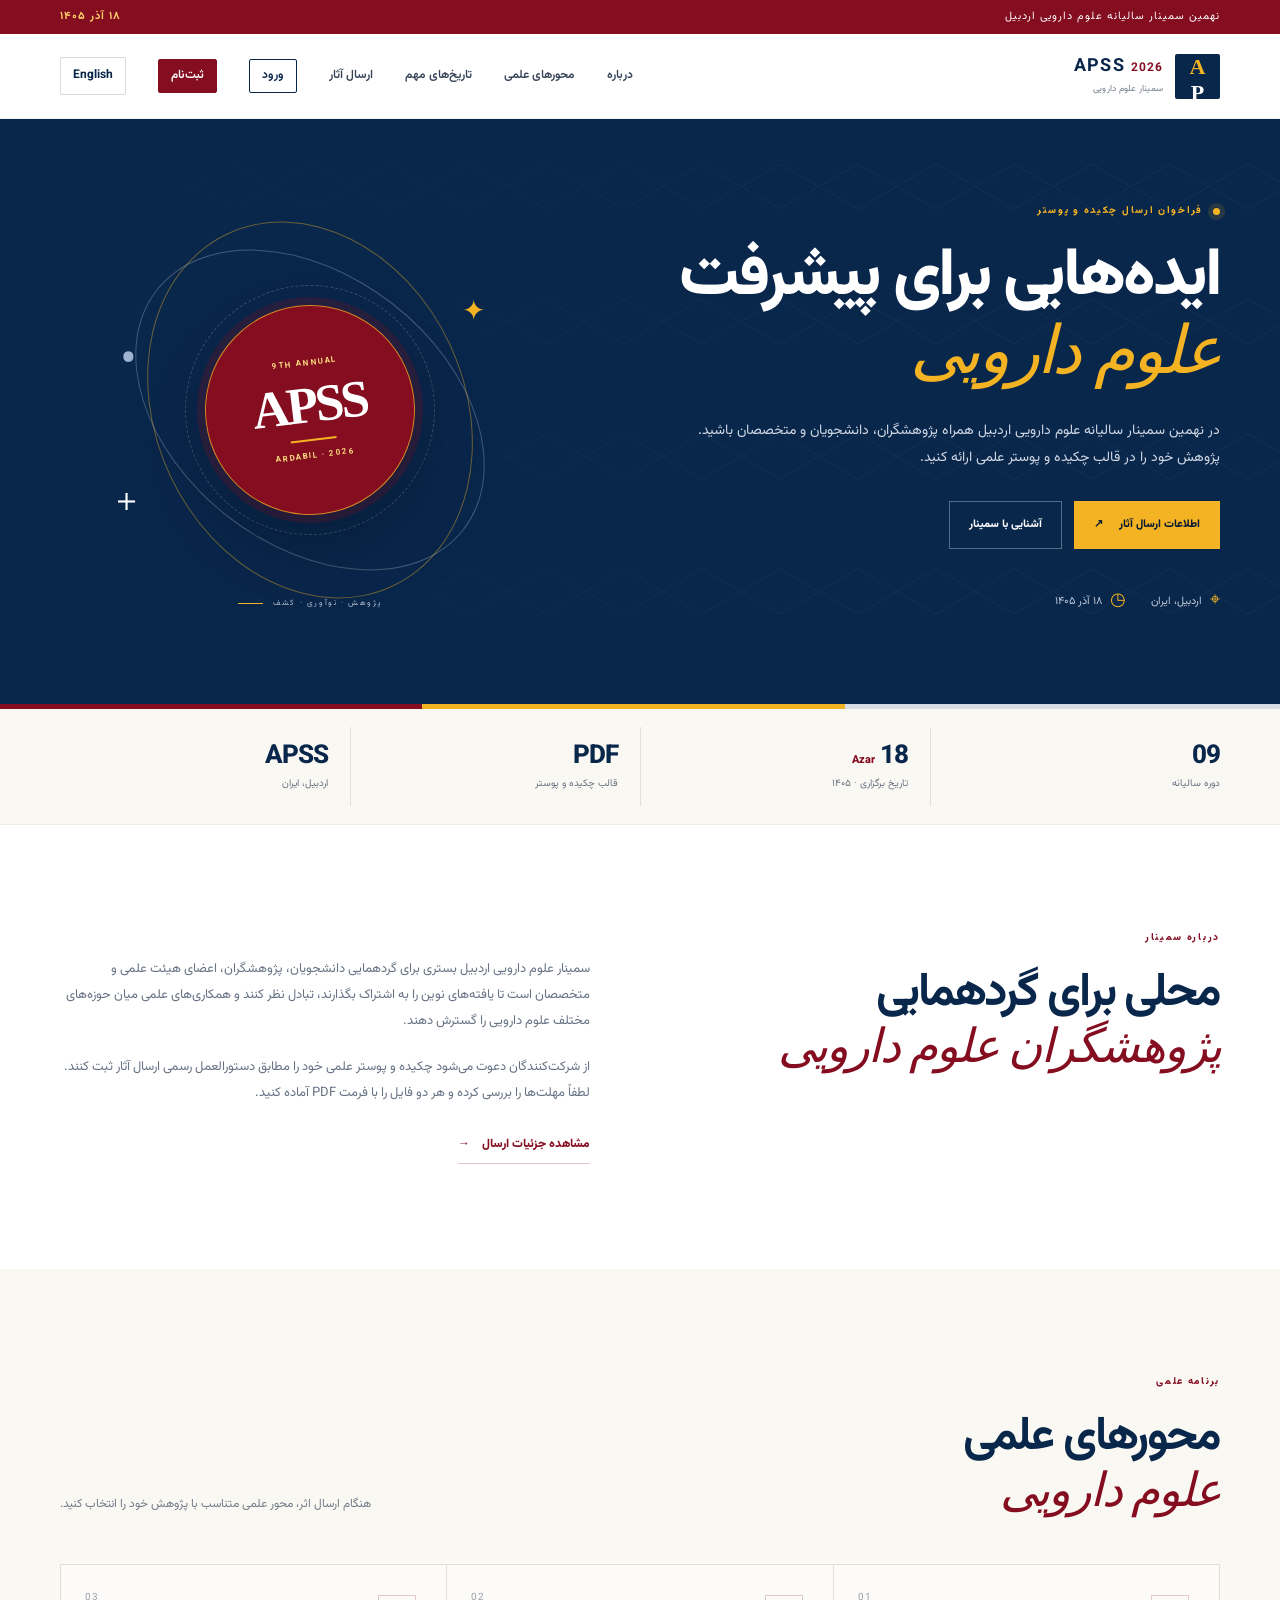
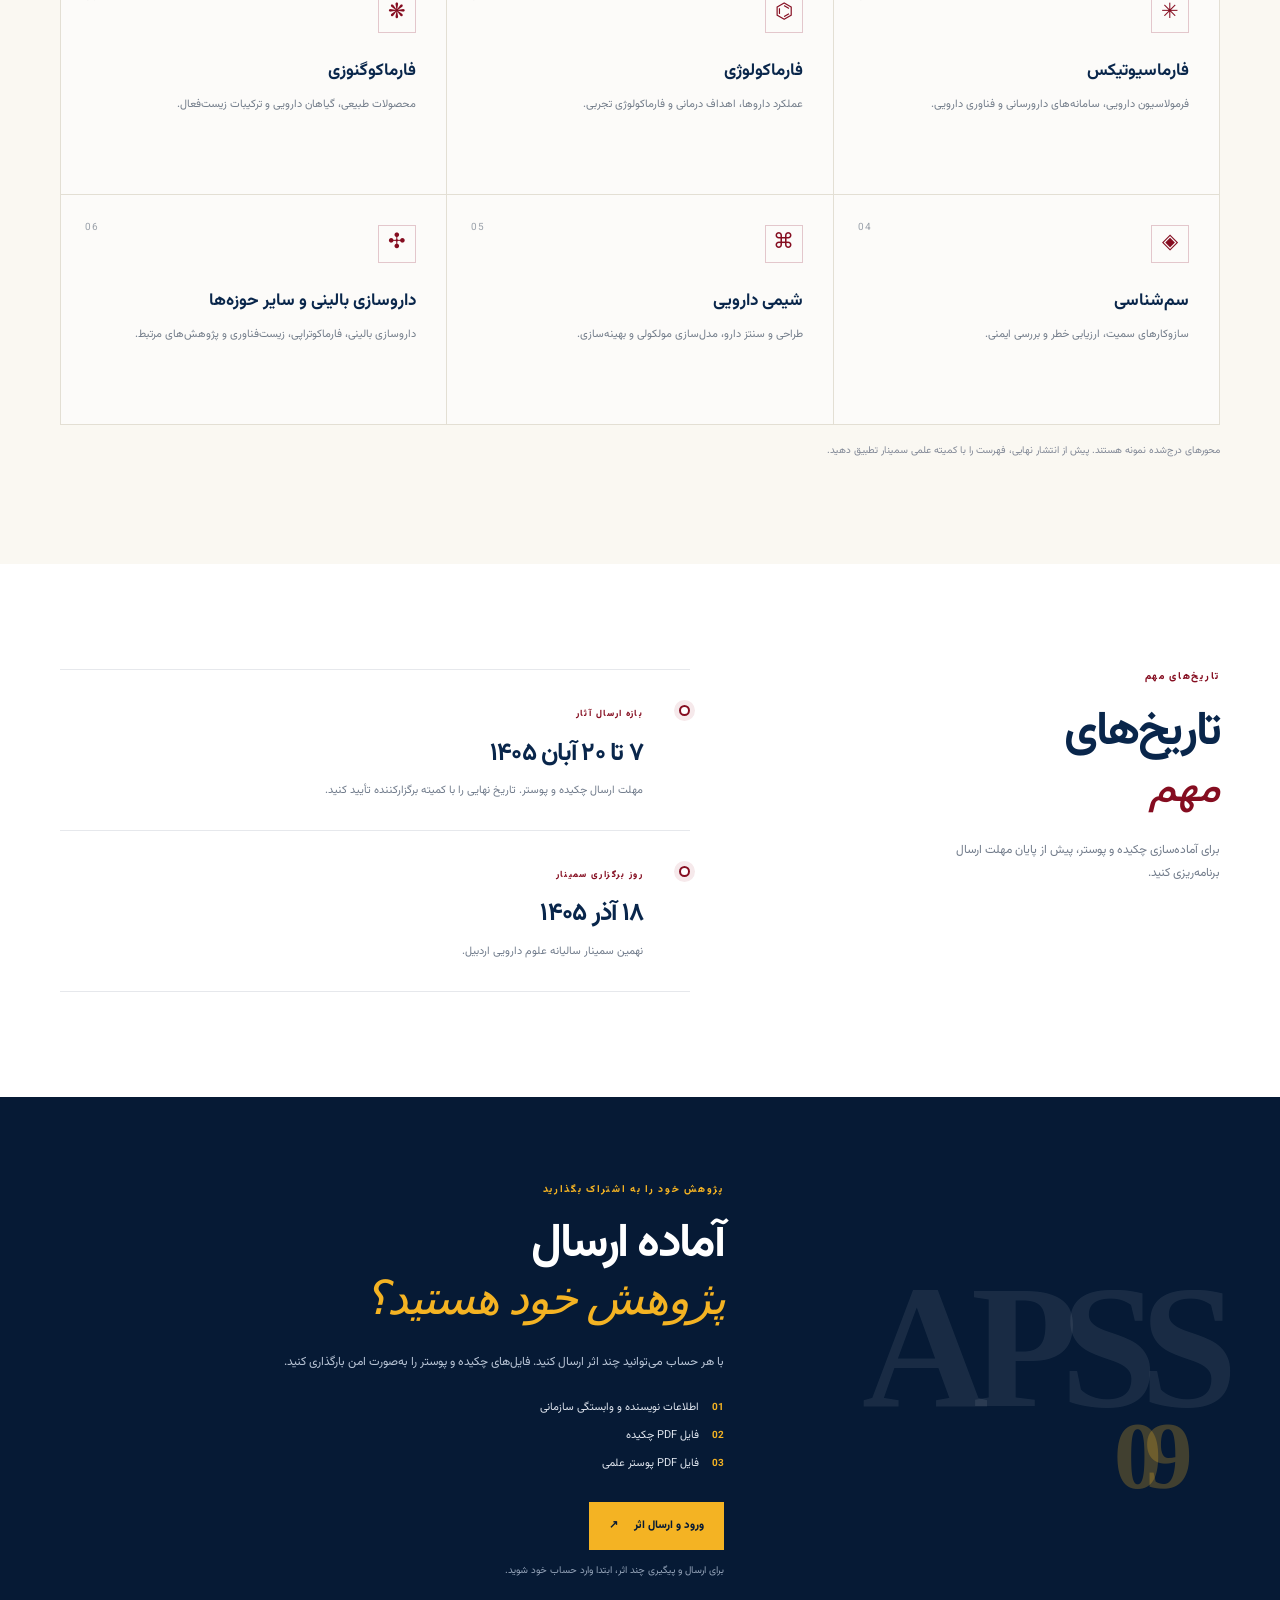
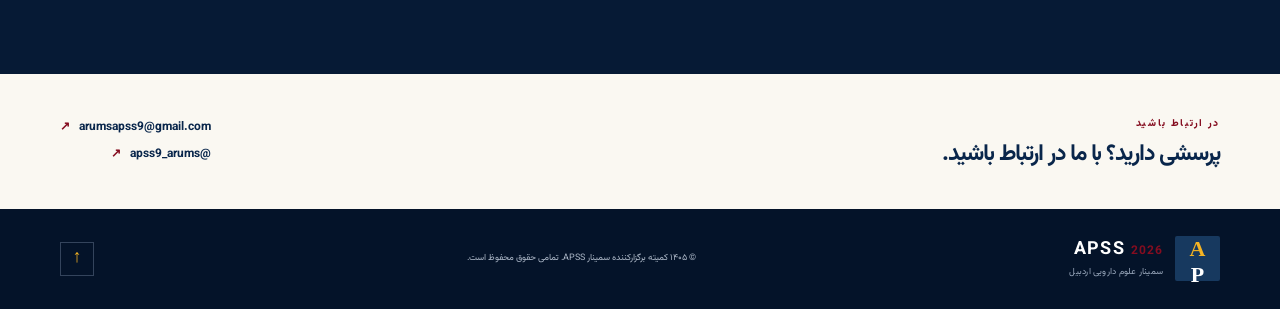
<file: index.html>
<!doctype html>
<html lang="fa" dir="rtl">
<head>
  <meta charset="utf-8">
  <meta name="viewport" content="width=device-width, initial-scale=1">
  <meta name="theme-color" content="#09264b">
  <meta name="description" content="Official website of the 9th Ardabil Pharmaceutical Sciences Seminar. Abstract and poster submission information.">
  <title>APSS 2026 | Ardabil Pharmaceutical Sciences Seminar</title>
  <link rel="preconnect" href="https://fonts.googleapis.com">
  <link rel="preconnect" href="https://fonts.gstatic.com" crossorigin>
  <link href="https://fonts.googleapis.com/css2?family=Inter:wght@400;500;600;700;800&family=Vazirmatn:wght@400;500;600;700;800&display=swap" rel="stylesheet">
  <link rel="stylesheet" href="style.css">
  <script src="script.js" defer></script>
</head>
<body dir="rtl">
  <div class="announcement">
    <div class="container announcement-inner">
      <span data-en="9th Annual Ardabil Pharmaceutical Sciences Seminar" data-fa="نهمین سمینار سالیانه علوم دارویی اردبیل">9th Annual Ardabil Pharmaceutical Sciences Seminar</span>
      <span class="announcement-date" data-en="18 Azar 1405" data-fa="۱۸ آذر ۱۴۰۵">18 Azar 1405</span>
    </div>
  </div>

  <header class="site-header">
    <div class="container nav-wrap">
      <a class="brand" href="#home" aria-label="APSS home">
        <span class="brand-mark">A<span>P</span></span>
        <span class="brand-copy">
          <strong>APSS <span>2026</span></strong>
          <small data-en="Pharmaceutical Sciences Seminar" data-fa="سمینار علوم دارویی">Pharmaceutical Sciences Seminar</small>
        </span>
      </a>
      <button class="menu-toggle" id="menuToggle" aria-label="Open navigation" aria-expanded="false">☰</button>
      <nav class="main-nav" id="mainNav">
        <a href="#about" data-en="About" data-fa="درباره">About</a>
        <a href="#topics" data-en="Scientific Topics" data-fa="محورهای علمی">Scientific Topics</a>
        <a href="#dates" data-en="Important Dates" data-fa="تاریخ‌های مهم">Important Dates</a>
        <a href="#submission" data-en="Submission" data-fa="ارسال آثار">Submission</a>
        <a class="nav-auth nav-auth-secondary" href="auth.html?mode=login" data-en="Sign in" data-fa="ورود">Sign in</a>
        <a class="nav-auth nav-auth-primary" href="auth.html?mode=register" data-en="Register" data-fa="ثبت‌نام">Register</a>
        <button class="language-toggle" id="languageToggle" type="button" aria-label="تغییر زبان به انگلیسی">English</button>
      </nav>
    </div>
  </header>

  <main id="home">
    <section class="hero">
      <div class="hero-pattern"></div>
      <div class="container hero-grid">
        <div class="hero-content">
          <div class="eyebrow"><span class="eyebrow-dot"></span><span data-en="CALL FOR ABSTRACTS & POSTERS" data-fa="فراخوان ارسال چکیده و پوستر">CALL FOR ABSTRACTS & POSTERS</span></div>
          <h1 data-en="Ideas that advance<br><em>pharmaceutical science.</em>" data-fa="ایده‌هایی برای پیشرفت<br><em>علوم دارویی</em>">Ideas that advance<br><em>pharmaceutical science.</em></h1>
          <p class="hero-lead" data-en="Join researchers, students, and professionals at the 9th Annual Ardabil Pharmaceutical Sciences Seminar. Share your research through an abstract and scientific poster." data-fa="در نهمین سمینار سالیانه علوم دارویی اردبیل همراه پژوهشگران، دانشجویان و متخصصان باشید. پژوهش خود را در قالب چکیده و پوستر علمی ارائه کنید.">Join researchers, students, and professionals at the 9th Annual Ardabil Pharmaceutical Sciences Seminar. Share your research through an abstract and scientific poster.</p>
          <div class="hero-actions">
            <a class="button button-gold" href="#submission"><span data-en="Submission information" data-fa="اطلاعات ارسال آثار">Submission information</span><span aria-hidden="true">↗</span></a>
            <a class="button button-outline" href="#about" data-en="Explore the seminar" data-fa="آشنایی با سمینار">Explore the seminar</a>
          </div>
          <div class="hero-meta">
            <div><span class="meta-icon">⌖</span><span data-en="Ardabil, Iran" data-fa="اردبیل، ایران">Ardabil, Iran</span></div>
            <div><span class="meta-icon">◷</span><span data-en="18 Azar 1405" data-fa="۱۸ آذر ۱۴۰۵">18 Azar 1405</span></div>
          </div>
        </div>
        <div class="hero-art" aria-label="Abstract scientific illustration">
          <div class="orbit orbit-one"></div><div class="orbit orbit-two"></div><div class="orbit orbit-three"></div>
          <div class="molecule molecule-a">✦</div><div class="molecule molecule-b">＋</div><div class="molecule molecule-c">•</div>
          <div class="hero-seal"><span class="seal-small">9TH ANNUAL</span><strong>APSS</strong><span class="seal-line"></span><span class="seal-bottom">ARDABIL · 2026</span></div>
          <div class="art-caption"><span class="caption-line"></span><span data-en="RESEARCH · INNOVATION · DISCOVERY" data-fa="پژوهش · نوآوری · کشف">RESEARCH · INNOVATION · DISCOVERY</span></div>
        </div>
      </div>
      <div class="hero-bottom-rule"></div>
    </section>

    <section class="quick-facts">
      <div class="container facts-grid">
        <div class="fact"><span class="fact-number">09</span><span data-en="Annual edition" data-fa="دوره سالیانه">Annual edition</span></div>
        <div class="fact"><span class="fact-number">18 <small>Azar</small></span><span data-en="Seminar date · 1405" data-fa="تاریخ برگزاری · ۱۴۰۵">Seminar date · 1405</span></div>
        <div class="fact"><span class="fact-number">PDF</span><span data-en="Abstract & poster format" data-fa="قالب چکیده و پوستر">Abstract & poster format</span></div>
        <div class="fact"><span class="fact-number">APSS</span><span data-en="Ardabil, Iran" data-fa="اردبیل، ایران">Ardabil, Iran</span></div>
      </div>
    </section>

    <section class="section section-light" id="about">
      <div class="container two-column">
        <div>
          <p class="section-kicker" data-en="ABOUT THE SEMINAR" data-fa="درباره سمینار">ABOUT THE SEMINAR</p>
          <h2 data-en="A meeting place for<br><em>pharmaceutical research.</em>" data-fa="محلی برای گردهمایی<br><em>پژوهشگران علوم دارویی</em>">A meeting place for<br><em>pharmaceutical research.</em></h2>
        </div>
        <div class="section-copy">
          <p data-en="The Ardabil Pharmaceutical Sciences Seminar brings together students, researchers, faculty members, and professionals to share new findings, exchange ideas, and encourage collaboration across pharmaceutical disciplines." data-fa="سمینار علوم دارویی اردبیل بستری برای گردهمایی دانشجویان، پژوهشگران، اعضای هیئت علمی و متخصصان است تا یافته‌های نوین را به اشتراک بگذارند، تبادل نظر کنند و همکاری‌های علمی میان حوزه‌های مختلف علوم دارویی را گسترش دهند.">The Ardabil Pharmaceutical Sciences Seminar brings together students, researchers, faculty members, and professionals to share new findings, exchange ideas, and encourage collaboration across pharmaceutical disciplines.</p>
          <p data-en="Participants are invited to submit an abstract and a scientific poster in accordance with the official submission instructions. Please check the deadlines and prepare both files as PDFs." data-fa="از شرکت‌کنندگان دعوت می‌شود چکیده و پوستر علمی خود را مطابق دستورالعمل رسمی ارسال آثار ثبت کنند. لطفاً مهلت‌ها را بررسی کرده و هر دو فایل را با فرمت PDF آماده کنید.">Participants are invited to submit an abstract and a scientific poster in accordance with the official submission instructions. Please check the deadlines and prepare both files as PDFs.</p>
          <a class="text-link" href="#submission"><span data-en="Read submission details" data-fa="مشاهده جزئیات ارسال">Read submission details</span> <span aria-hidden="true">→</span></a>
        </div>
      </div>
    </section>

    <section class="section topics-section" id="topics">
      <div class="container">
        <div class="section-heading">
          <div><p class="section-kicker" data-en="SCIENTIFIC PROGRAM" data-fa="برنامه علمی">SCIENTIFIC PROGRAM</p><h2 data-en="Explore the fields<br><em>of pharmaceutical science.</em>" data-fa="محورهای علمی<br><em>علوم دارویی</em>">Explore the fields<br><em>of pharmaceutical science.</em></h2></div>
          <p class="heading-aside" data-en="Select the scientific area that best matches your research when submitting your work." data-fa="هنگام ارسال اثر، محور علمی متناسب با پژوهش خود را انتخاب کنید.">Select the scientific area that best matches your research when submitting your work.</p>
        </div>
        <div class="topic-grid">
          <article class="topic-card"><span class="topic-index">01</span><span class="topic-symbol">✳</span><h3 data-en="Pharmaceutics" data-fa="فارماسیوتیکس">Pharmaceutics</h3><p data-en="Drug formulation, delivery systems, and pharmaceutical technology." data-fa="فرمولاسیون دارویی، سامانه‌های دارورسانی و فناوری دارویی.">Drug formulation, delivery systems, and pharmaceutical technology.</p></article>
          <article class="topic-card"><span class="topic-index">02</span><span class="topic-symbol">⌬</span><h3 data-en="Pharmacology" data-fa="فارماکولوژی">Pharmacology</h3><p data-en="Drug action, therapeutic targets, and experimental pharmacology." data-fa="عملکرد داروها، اهداف درمانی و فارماکولوژی تجربی.">Drug action, therapeutic targets, and experimental pharmacology.</p></article>
          <article class="topic-card"><span class="topic-index">03</span><span class="topic-symbol">❋</span><h3 data-en="Pharmacognosy" data-fa="فارماکوگنوزی">Pharmacognosy</h3><p data-en="Natural products, medicinal plants, and bioactive compounds." data-fa="محصولات طبیعی، گیاهان دارویی و ترکیبات زیست‌فعال.">Natural products, medicinal plants, and bioactive compounds.</p></article>
          <article class="topic-card"><span class="topic-index">04</span><span class="topic-symbol">◈</span><h3 data-en="Toxicology" data-fa="سم‌شناسی">Toxicology</h3><p data-en="Toxic mechanisms, risk assessment, and safety evaluation." data-fa="سازوکارهای سمیت، ارزیابی خطر و بررسی ایمنی.">Toxic mechanisms, risk assessment, and safety evaluation.</p></article>
          <article class="topic-card"><span class="topic-index">05</span><span class="topic-symbol">⌘</span><h3 data-en="Medicinal Chemistry" data-fa="شیمی دارویی">Medicinal Chemistry</h3><p data-en="Drug design, synthesis, molecular modeling, and optimization." data-fa="طراحی و سنتز دارو، مدل‌سازی مولکولی و بهینه‌سازی.">Drug design, synthesis, molecular modeling, and optimization.</p></article>
          <article class="topic-card"><span class="topic-index">06</span><span class="topic-symbol">✣</span><h3 data-en="Clinical & Other Fields" data-fa="داروسازی بالینی و سایر حوزه‌ها">Clinical & Other Fields</h3><p data-en="Clinical pharmacy, pharmacotherapy, biotechnology, and related research." data-fa="داروسازی بالینی، فارماکوتراپی، زیست‌فناوری و پژوهش‌های مرتبط.">Clinical pharmacy, pharmacotherapy, biotechnology, and related research.</p></article>
        </div>
        <p class="fine-print" data-en="The scientific topics shown here are illustrative. Confirm the final list with the seminar scientific committee before publication." data-fa="محورهای درج‌شده نمونه هستند. پیش از انتشار نهایی، فهرست را با کمیته علمی سمینار تطبیق دهید.">The scientific topics shown here are illustrative. Confirm the final list with the seminar scientific committee before publication.</p>
      </div>
    </section>

    <section class="section dates-section" id="dates">
      <div class="container dates-layout">
        <div class="dates-intro">
          <p class="section-kicker" data-en="MARK YOUR CALENDAR" data-fa="تاریخ‌های مهم">MARK YOUR CALENDAR</p>
          <h2 data-en="Important<br><em>dates.</em>" data-fa="تاریخ‌های<br><em>مهم</em>">Important<br><em>dates.</em></h2>
          <p data-en="Plan ahead and allow time to prepare your abstract and poster files before the submission deadline." data-fa="برای آماده‌سازی چکیده و پوستر، پیش از پایان مهلت ارسال برنامه‌ریزی کنید.">Plan ahead and allow time to prepare your abstract and poster files before the submission deadline.</p>
        </div>
        <div class="timeline">
          <div class="timeline-item"><div class="timeline-marker"></div><div class="timeline-content"><span class="timeline-label" data-en="SUBMISSION WINDOW" data-fa="بازه ارسال آثار">SUBMISSION WINDOW</span><h3 data-en="7–20 Aban 1405" data-fa="۷ تا ۲۰ آبان ۱۴۰۵">7–20 Aban 1405</h3><p data-en="Deadline for abstract and poster submission. Confirm the final deadline with the organizing committee." data-fa="مهلت ارسال چکیده و پوستر. تاریخ نهایی را با کمیته برگزارکننده تأیید کنید.">Deadline for abstract and poster submission. Confirm the final deadline with the organizing committee.</p></div></div>
          <div class="timeline-item"><div class="timeline-marker"></div><div class="timeline-content"><span class="timeline-label" data-en="SEMINAR DAY" data-fa="روز برگزاری سمینار">SEMINAR DAY</span><h3 data-en="18 Azar 1405" data-fa="۱۸ آذر ۱۴۰۵">18 Azar 1405</h3><p data-en="The 9th Annual Ardabil Pharmaceutical Sciences Seminar." data-fa="نهمین سمینار سالیانه علوم دارویی اردبیل.">The 9th Annual Ardabil Pharmaceutical Sciences Seminar.</p></div></div>
        </div>
      </div>
    </section>

    <section class="section submission-section" id="submission">
      <div class="container submission-panel">
        <div class="submission-decoration">APSS<span>09</span></div>
        <div class="submission-content">
          <p class="section-kicker" data-en="SHARE YOUR RESEARCH" data-fa="پژوهش خود را به اشتراک بگذارید">SHARE YOUR RESEARCH</p>
          <h2 data-en="Ready to submit<br><em>your work?</em>" data-fa="آماده ارسال<br><em>پژوهش خود هستید؟</em>">Ready to submit<br><em>your work?</em></h2>
          <p data-en="You can submit multiple abstracts from your account. Upload abstract and poster files securely." data-fa="با هر حساب می‌توانید چند اثر ارسال کنید. فایل‌های چکیده و پوستر را به‌صورت امن بارگذاری کنید.">You can submit multiple abstracts from your account. Upload abstract and poster files securely.</p>
          <div class="submission-checklist">
            <span><b>01</b><span data-en="Author and affiliation details" data-fa="اطلاعات نویسنده و وابستگی سازمانی">Author and affiliation details</span></span>
            <span><b>02</b><span data-en="Abstract PDF" data-fa="فایل PDF چکیده">Abstract PDF</span></span>
            <span><b>03</b><span data-en="Scientific poster PDF" data-fa="فایل PDF پوستر علمی">Scientific poster PDF</span></span>
          </div>
          <a class="button button-gold" href="submissions.html"><span data-en="Submit your work" data-fa="ورود و ارسال اثر">Submit your work</span><span aria-hidden="true">↗</span></a>
          <p class="submission-note" data-en="Sign in to submit and track multiple submissions from your account." data-fa="برای ارسال و پیگیری چند اثر، ابتدا وارد حساب خود شوید.">Sign in to submit and track multiple submissions from your account.</p>
        </div>
      </div>
    </section>

    <section class="contact-strip">
      <div class="container contact-inner">
        <div><p class="section-kicker" data-en="STAY CONNECTED" data-fa="در ارتباط باشید">STAY CONNECTED</p><h2 data-en="Questions? We're here to help." data-fa="پرسشی دارید؟ با ما در ارتباط باشید.">Questions? We're here to help.</h2></div>
        <div class="contact-links"><a href="mailto:arumsapss9@gmail.com">arumsapss9@gmail.com <span>↗</span></a><a href="https://instagram.com/apss9_arums" target="_blank" rel="noopener noreferrer">@apss9_arums <span>↗</span></a></div>
      </div>
    </section>
  </main>

  <footer class="site-footer">
    <div class="container footer-inner">
      <a class="brand brand-footer" href="#home"><span class="brand-mark">A<span>P</span></span><span class="brand-copy"><strong>APSS <span>2026</span></strong><small data-en="Ardabil Pharmaceutical Sciences Seminar" data-fa="سمینار علوم دارویی اردبیل">Ardabil Pharmaceutical Sciences Seminar</small></span></a>
      <p data-en="© 2026 APSS Seminar Organizing Committee. All rights reserved." data-fa="© ۱۴۰۵ کمیته برگزارکننده سمینار APSS. تمامی حقوق محفوظ است.">© 2026 APSS Seminar Organizing Committee. All rights reserved.</p>
      <a class="back-top" href="#home" aria-label="Back to top">↑</a>
    </div>
  </footer>
</body>
</html>
</file>
<file: style.css>
:root {
  --navy: #09264b;
  --navy-deep: #061a35;
  --burgundy: #850d20;
  --gold: #f4b323;
  --ivory: #faf8f2;
  --paper: #ffffff;
  --ink: #15243a;
  --muted: #697587;
  --line: #e6e8ec;
  --serif: Georgia, "Times New Roman", serif;
  --sans: "Inter", Arial, sans-serif;
  --persian: "Vazirmatn", Tahoma, sans-serif;
}
* { box-sizing: border-box; }
html { scroll-behavior: smooth; scroll-padding-top: 90px; }
body { margin: 0; color: var(--ink); background: var(--paper); font-family: var(--sans); line-height: 1.65; }
body[dir="rtl"] { font-family: var(--persian); }
a { color: inherit; text-decoration: none; }
button { font: inherit; }
.container { width: min(1160px, calc(100% - 48px)); margin-inline: auto; }
.announcement { background: var(--burgundy); color: white; font-size: 11px; letter-spacing: .09em; text-transform: uppercase; }
.announcement-inner { min-height: 34px; display: flex; justify-content: space-between; align-items: center; gap: 16px; }
.announcement-date { color: #ffd46b; font-weight: 700; white-space: nowrap; }
.site-header { background: white; border-bottom: 1px solid rgba(9,38,75,.08); position: sticky; top: 0; z-index: 50; }
.nav-wrap { min-height: 84px; display: flex; align-items: center; justify-content: space-between; gap: 24px; }
.brand { display: inline-flex; align-items: center; gap: 12px; min-width: max-content; }
.brand-mark { width: 45px; height: 45px; display: grid; place-items: center; position: relative; background: var(--navy); color: var(--gold); font: 800 22px var(--serif); letter-spacing: -4px; padding-right: 4px; border-radius: 2px; }
.brand-mark span { color: white; }
.brand-copy { display: flex; flex-direction: column; line-height: 1.2; }
.brand-copy strong { font-size: 18px; color: var(--navy); letter-spacing: .06em; }
.brand-copy strong span { color: var(--burgundy); font-size: 12px; }
.brand-copy small { color: #737d8b; font-size: 9px; margin-top: 5px; letter-spacing: .025em; }
.main-nav { display: flex; align-items: center; gap: clamp(14px, 2.5vw, 32px); font-size: 12px; font-weight: 600; color: #344257; }
.main-nav > a { transition: color .2s; }
.main-nav > a:hover { color: var(--burgundy); }
.nav-auth { display: inline-flex; align-items: center; justify-content: center; min-height: 34px; padding: 0 12px; border: 1px solid var(--navy); border-radius: 2px; white-space: nowrap; }
.main-nav > .nav-auth-secondary { color: var(--navy); }
.main-nav > .nav-auth-primary { background: var(--burgundy); border-color: var(--burgundy); color: #fff; }
.main-nav > .nav-auth-primary:hover { color: #fff; background: #6f0b1a; }
.language-toggle { border: 1px solid #d7dce3; color: var(--navy); background: white; border-radius: 2px; padding: 8px 12px; font-size: 12px; cursor: pointer; font-weight: 700; }
.menu-toggle { display: none; border: 0; background: none; font-size: 24px; color: var(--navy); cursor: pointer; }
.hero { position: relative; overflow: hidden; background: var(--navy); color: white; }
.hero-pattern { position: absolute; inset: 0; opacity: .12; background-image: linear-gradient(30deg, transparent 49.7%, #8ba0bd 50%, transparent 50.3%), linear-gradient(150deg, transparent 49.7%, #8ba0bd 50%, transparent 50.3%); background-size: 78px 135px; mask-image: linear-gradient(90deg, transparent, black 65%); }
.hero-grid { min-height: 590px; display: grid; grid-template-columns: 1.1fr .9fr; align-items: center; gap: 48px; padding-block: 68px 76px; position: relative; z-index: 1; }
.hero-content { max-width: 640px; }
.eyebrow, .section-kicker { display: flex; align-items: center; gap: 10px; font-size: 10px; font-weight: 800; letter-spacing: .17em; color: var(--burgundy); }
.hero .eyebrow { color: var(--gold); margin-bottom: 24px; }
.eyebrow-dot { display: inline-block; width: 7px; height: 7px; background: var(--gold); border-radius: 50%; box-shadow: 0 0 0 5px rgba(244,179,35,.12); }
h1, h2, h3, p { margin-top: 0; }
.hero h1 { font-size: clamp(42px, 5.2vw, 68px); line-height: 1.08; letter-spacing: -.045em; font-weight: 800; margin-bottom: 24px; }
h1 em, h2 em { font-family: var(--serif); font-weight: 400; color: var(--gold); letter-spacing: -.04em; }
.hero-lead { max-width: 535px; color: #d0d8e4; font-size: 14px; line-height: 1.9; margin-bottom: 30px; }
.hero-actions { display: flex; align-items: center; flex-wrap: wrap; gap: 12px; }
.button { min-height: 48px; padding: 0 19px; display: inline-flex; align-items: center; justify-content: center; gap: 16px; border: 1px solid transparent; font-size: 11px; font-weight: 800; transition: transform .2s, background .2s; }
.button:hover { transform: translateY(-2px); }
.button-gold { background: var(--gold); color: var(--navy-deep); }
.button-outline { border-color: rgba(255,255,255,.32); color: white; }
.button-outline:hover { background: rgba(255,255,255,.08); }
.hero-meta { display: flex; flex-wrap: wrap; gap: 25px; margin-top: 38px; color: #c0cad8; font-size: 11px; }
.hero-meta > div { display: flex; align-items: center; gap: 8px; }
.meta-icon { color: var(--gold); font-size: 18px; }
.hero-art { min-height: 400px; position: relative; display: grid; place-items: center; }
.orbit { position: absolute; border: 1px solid rgba(244,179,35,.42); border-radius: 50%; transform: rotate(-25deg); }
.orbit-one { width: 310px; height: 390px; }
.orbit-two { width: 390px; height: 270px; transform: rotate(38deg); border-color: rgba(255,255,255,.24); }
.orbit-three { width: 250px; height: 250px; border-style: dashed; border-color: rgba(255,255,255,.2); }
.hero-seal { width: 210px; height: 210px; background: var(--burgundy); border: 1px solid rgba(244,179,35,.75); outline: 8px solid rgba(133,13,32,.24); border-radius: 50%; display: flex; flex-direction: column; align-items: center; justify-content: center; box-shadow: 0 30px 90px rgba(0,0,0,.24); transform: rotate(-7deg); }
.seal-small, .seal-bottom { color: #f9d97f; font-size: 8px; letter-spacing: .2em; font-weight: 700; }
.hero-seal strong { font: 800 52px var(--serif); letter-spacing: -.06em; margin: 5px 0; }
.seal-line { width: 46px; height: 2px; background: var(--gold); margin-bottom: 9px; }
.molecule { position: absolute; color: var(--gold); z-index: 2; }
.molecule-a { font-size: 28px; top: 20%; right: 15%; }
.molecule-b { font-size: 33px; bottom: 20%; left: 10%; color: #fff; }
.molecule-c { font-size: 50px; top: 28%; left: 12%; color: #9db3d0; }
.art-caption { position: absolute; bottom: 0; display: flex; align-items: center; gap: 10px; color: #aebcd0; font-size: 8px; letter-spacing: .2em; }
.caption-line { width: 25px; height: 1px; background: var(--gold); }
.hero-bottom-rule { position: absolute; bottom: 0; height: 5px; left: 0; right: 0; background: linear-gradient(90deg, var(--burgundy) 0 33%, var(--gold) 33% 66%, #d7dce3 66%); }
.quick-facts { background: var(--ivory); border-bottom: 1px solid #eeeae0; }
.facts-grid { min-height: 115px; display: grid; grid-template-columns: repeat(4, 1fr); align-items: center; }
.fact { padding: 14px 22px; border-right: 1px solid #e5e0d5; display: flex; flex-direction: column; gap: 4px; color: #687284; font-size: 10px; }
.fact:first-child { padding-left: 0; }
.fact:last-child { border-right: 0; }
.fact-number { color: var(--navy); font-size: 26px; line-height: 1.2; font-weight: 800; letter-spacing: -.04em; }
.fact-number small { font-size: 11px; color: var(--burgundy); letter-spacing: 0; }
.section { padding-block: 105px; }
.section-light { background: white; }
.two-column { display: grid; grid-template-columns: 1fr 1fr; gap: 100px; }
.section-kicker { margin-bottom: 20px; }
h2 { color: var(--navy); font-size: clamp(32px, 4vw, 47px); line-height: 1.14; letter-spacing: -.045em; margin-bottom: 22px; }
h2 em { color: var(--burgundy); }
.section-copy { padding-top: 26px; color: #677385; font-size: 13px; line-height: 2; }
.section-copy p { margin-bottom: 20px; }
.text-link { display: inline-flex; gap: 12px; align-items: center; color: var(--burgundy); font-size: 12px; font-weight: 800; border-bottom: 1px solid #e5c4c9; padding-bottom: 7px; margin-top: 6px; }
.topics-section { background: var(--ivory); }
.section-heading { display: flex; justify-content: space-between; align-items: end; gap: 50px; margin-bottom: 42px; }
.section-heading h2 { margin-bottom: 0; }
.heading-aside { max-width: 320px; color: #727c8b; font-size: 12px; line-height: 1.9; margin-bottom: 6px; }
.topic-grid { display: grid; grid-template-columns: repeat(3, 1fr); border-top: 1px solid #e3dfd4; border-left: 1px solid #e3dfd4; }
.topic-card { min-height: 230px; position: relative; padding: 30px; border-right: 1px solid #e3dfd4; border-bottom: 1px solid #e3dfd4; background: rgba(255,255,255,.55); transition: background .2s, transform .2s; }
.topic-card:hover { background: white; transform: translateY(-3px); }
.topic-index { position: absolute; right: 24px; top: 25px; font-size: 10px; color: #9aa1aa; letter-spacing: .1em; }
.topic-symbol { display: grid; place-items: center; width: 38px; height: 38px; color: var(--burgundy); border: 1px solid #e3c7cc; font-size: 21px; margin-bottom: 24px; }
.topic-card h3 { color: var(--navy); font-size: 17px; margin-bottom: 10px; }
.topic-card p { color: #737d8a; font-size: 11px; line-height: 1.8; margin-bottom: 0; }
.fine-print { color: #818896; font-size: 10px; margin: 18px 0 0; }
.dates-section { background: white; }
.dates-layout { display: grid; grid-template-columns: .8fr 1.2fr; gap: 110px; }
.dates-intro > p:last-child { color: #727c8b; max-width: 310px; font-size: 12px; line-height: 1.9; }
.timeline { border-top: 1px solid var(--line); }
.timeline-item { display: grid; grid-template-columns: 25px 1fr; gap: 22px; padding: 30px 0; border-bottom: 1px solid var(--line); }
.timeline-marker { width: 11px; height: 11px; margin-top: 5px; border: 2px solid var(--burgundy); border-radius: 50%; box-shadow: 0 0 0 5px #f6e9eb; }
.timeline-label { color: var(--burgundy); font-size: 9px; letter-spacing: .15em; font-weight: 800; }
.timeline-content h3 { font-size: 25px; color: var(--navy); margin: 6px 0 8px; letter-spacing: -.03em; }
.timeline-content p { color: #707b8b; font-size: 11px; margin: 0; }
.submission-section { background: var(--navy-deep); padding-block: 85px; overflow: hidden; }
.submission-panel { display: grid; grid-template-columns: .65fr 1fr; gap: 65px; align-items: center; position: relative; }
.submission-decoration { color: rgba(255,255,255,.08); font: 800 clamp(80px, 14vw, 175px)/.8 var(--serif); letter-spacing: -.1em; white-space: nowrap; position: relative; }
.submission-decoration span { display: block; color: rgba(244,179,35,.25); font-size: .55em; margin-left: 45px; }
.submission-content { color: white; max-width: 610px; }
.submission-content .section-kicker { color: var(--gold); }
.submission-content h2 { color: white; }
.submission-content h2 em { color: var(--gold); }
.submission-content > p:not(.section-kicker):not(.submission-note) { color: #b9c5d6; font-size: 12px; line-height: 1.9; max-width: 520px; }
.submission-checklist { display: flex; flex-direction: column; gap: 10px; margin: 25px 0 28px; }
.submission-checklist > span { display: flex; gap: 13px; align-items: center; color: #e0e6ef; font-size: 11px; }
.submission-checklist b { color: var(--gold); font-size: 10px; }
.submission-note { color: #94a3b8; font-size: 10px; margin-top: 13px; }
.contact-strip { background: var(--ivory); padding-block: 42px; }
.contact-inner { display: flex; align-items: center; justify-content: space-between; gap: 30px; }
.contact-inner .section-kicker { margin-bottom: 8px; }
.contact-inner h2 { font-size: 23px; margin: 0; }
.contact-links { display: flex; flex-direction: column; gap: 8px; font-size: 12px; font-weight: 700; color: var(--navy); }
.contact-links a span { color: var(--burgundy); margin-left: 6px; }
.site-footer { background: #041329; color: #aeb9c9; }
.footer-inner { min-height: 100px; display: flex; align-items: center; justify-content: space-between; gap: 24px; }
.brand-footer .brand-mark { background: #17395f; }
.brand-footer .brand-copy strong { color: white; }
.brand-footer .brand-copy small { color: #9caabe; }
.footer-inner > p { margin: 0; font-size: 9px; text-align: center; }
.back-top { display: grid; place-items: center; width: 34px; height: 34px; border: 1px solid #34445c; color: var(--gold); font-size: 18px; }
[dir="rtl"] .announcement-inner, [dir="rtl"] .nav-wrap, [dir="rtl"] .main-nav, [dir="rtl"] .hero-meta, [dir="rtl"] .hero-actions, [dir="rtl"] .contact-inner, [dir="rtl"] .footer-inner { direction: rtl; }
[dir="rtl"] .hero h1, [dir="rtl"] h2, [dir="rtl"] .section-copy, [dir="rtl"] .timeline-content, [dir="rtl"] .topic-card, [dir="rtl"] .submission-content { text-align: right; }
[dir="rtl"] .hero-art { direction: ltr; }
[dir="rtl"] .fact { border-right: 0; border-left: 1px solid #e5e0d5; }
[dir="rtl"] .fact:last-child { border-left: 0; }
[dir="rtl"] .fact:first-child { padding-left: 22px; padding-right: 0; }
[dir="rtl"] .topic-grid { border-left: 0; border-right: 1px solid #e3dfd4; }
[dir="rtl"] .topic-card { border-right: 0; border-left: 1px solid #e3dfd4; }
[dir="rtl"] .topic-index { right: auto; left: 24px; }
[dir="rtl"] .submission-decoration span { margin-left: 0; margin-right: 45px; }
[dir="rtl"] .contact-links a span { margin-left: 0; margin-right: 6px; }
[dir="rtl"] .brand-mark { letter-spacing: -4px; padding-right: 4px; }
@media (max-width: 900px) {
  .main-nav { gap: 14px; }
  .main-nav a { font-size: 11px; }
  .hero-grid { gap: 15px; }
  .hero-art { transform: scale(.86); }
  .two-column { gap: 45px; }
  .dates-layout { gap: 55px; }
  .submission-panel { gap: 30px; }
}
@media (max-width: 700px) {
  .container { width: min(100% - 32px, 560px); }
  .announcement-inner { min-height: 38px; font-size: 9px; }
  .nav-wrap { min-height: 72px; }
  .menu-toggle { display: block; }
  .main-nav { display: none; position: absolute; top: 100%; left: 0; right: 0; padding: 20px 24px; background: white; border-bottom: 1px solid var(--line); flex-direction: column; align-items: stretch; gap: 17px; box-shadow: 0 14px 24px rgba(9,38,75,.08); }
  .main-nav.open { display: flex; }
  .main-nav a { font-size: 13px; }
  .language-toggle { align-self: start; }
  .hero-grid { grid-template-columns: 1fr; padding-block: 62px 55px; }
  .hero h1 { font-size: clamp(40px, 11vw, 58px); }
  .hero-art { min-height: 310px; transform: scale(.82); margin: -5px 0 -20px; }
  .hero-lead { font-size: 13px; }
  .facts-grid { grid-template-columns: repeat(2, 1fr); padding-block: 12px; }
  .fact { padding: 15px 12px; border-bottom: 1px solid #e5e0d5; }
  .fact:nth-child(2) { border-right: 0; }
  .fact:nth-child(3), .fact:nth-child(4) { border-bottom: 0; }
  .fact:first-child { padding-left: 12px; }
  .section { padding-block: 70px; }
  .two-column, .dates-layout { grid-template-columns: 1fr; gap: 22px; }
  .section-copy { padding-top: 0; }
  .section-heading { display: block; margin-bottom: 28px; }
  .heading-aside { margin-top: 20px; }
  .topic-grid { grid-template-columns: repeat(2, 1fr); }
  .topic-card { padding: 22px 18px; min-height: 220px; }
  .topic-card h3 { font-size: 15px; }
  .topic-card p { font-size: 10px; }
  .dates-intro > p:last-child { max-width: 100%; }
  .submission-panel { grid-template-columns: 1fr; gap: 15px; }
  .submission-decoration { font-size: 95px; margin-bottom: 5px; }
  .contact-inner { align-items: flex-start; flex-direction: column; }
  .footer-inner { padding-block: 24px; flex-wrap: wrap; }
  .footer-inner > p { order: 3; flex-basis: 100%; text-align: left; }
  [dir="rtl"] .footer-inner > p { text-align: right; }
}
@media (max-width: 400px) {
  .topic-grid { grid-template-columns: 1fr; }
  .hero-actions { align-items: stretch; flex-direction: column; }
  .button { width: 100%; }
  .hero-meta { gap: 14px; }
  .brand-copy small { max-width: 180px; }
}

/* Admin-page navigation: keep Home and Submissions visually separate. */
.nav-links {
  display: flex;
  align-items: center;
  justify-content: flex-start;
  flex-wrap: wrap;
  gap: 12px;
  min-width: 0;
}
.nav-links a {
  display: inline-flex;
  align-items: center;
  justify-content: center;
  min-height: 40px;
  padding: 8px 16px;
  border: 1px solid #dfe4eb;
  border-radius: 7px;
  background: #fff;
  color: var(--navy);
  font-size: 13px;
  font-weight: 700;
  line-height: 1.5;
  white-space: nowrap;
  transition: background .2s, border-color .2s, color .2s;
}
.nav-links a:hover {
  background: var(--ivory);
  border-color: var(--gold);
  color: var(--burgundy);
}
@media (max-width: 600px) {
  .nav-wrap { flex-wrap: wrap; row-gap: 12px; padding-block: 12px; }
  .nav-links { width: 100%; gap: 10px; }
  .nav-links a { flex: 1 1 auto; }
}
</file>
